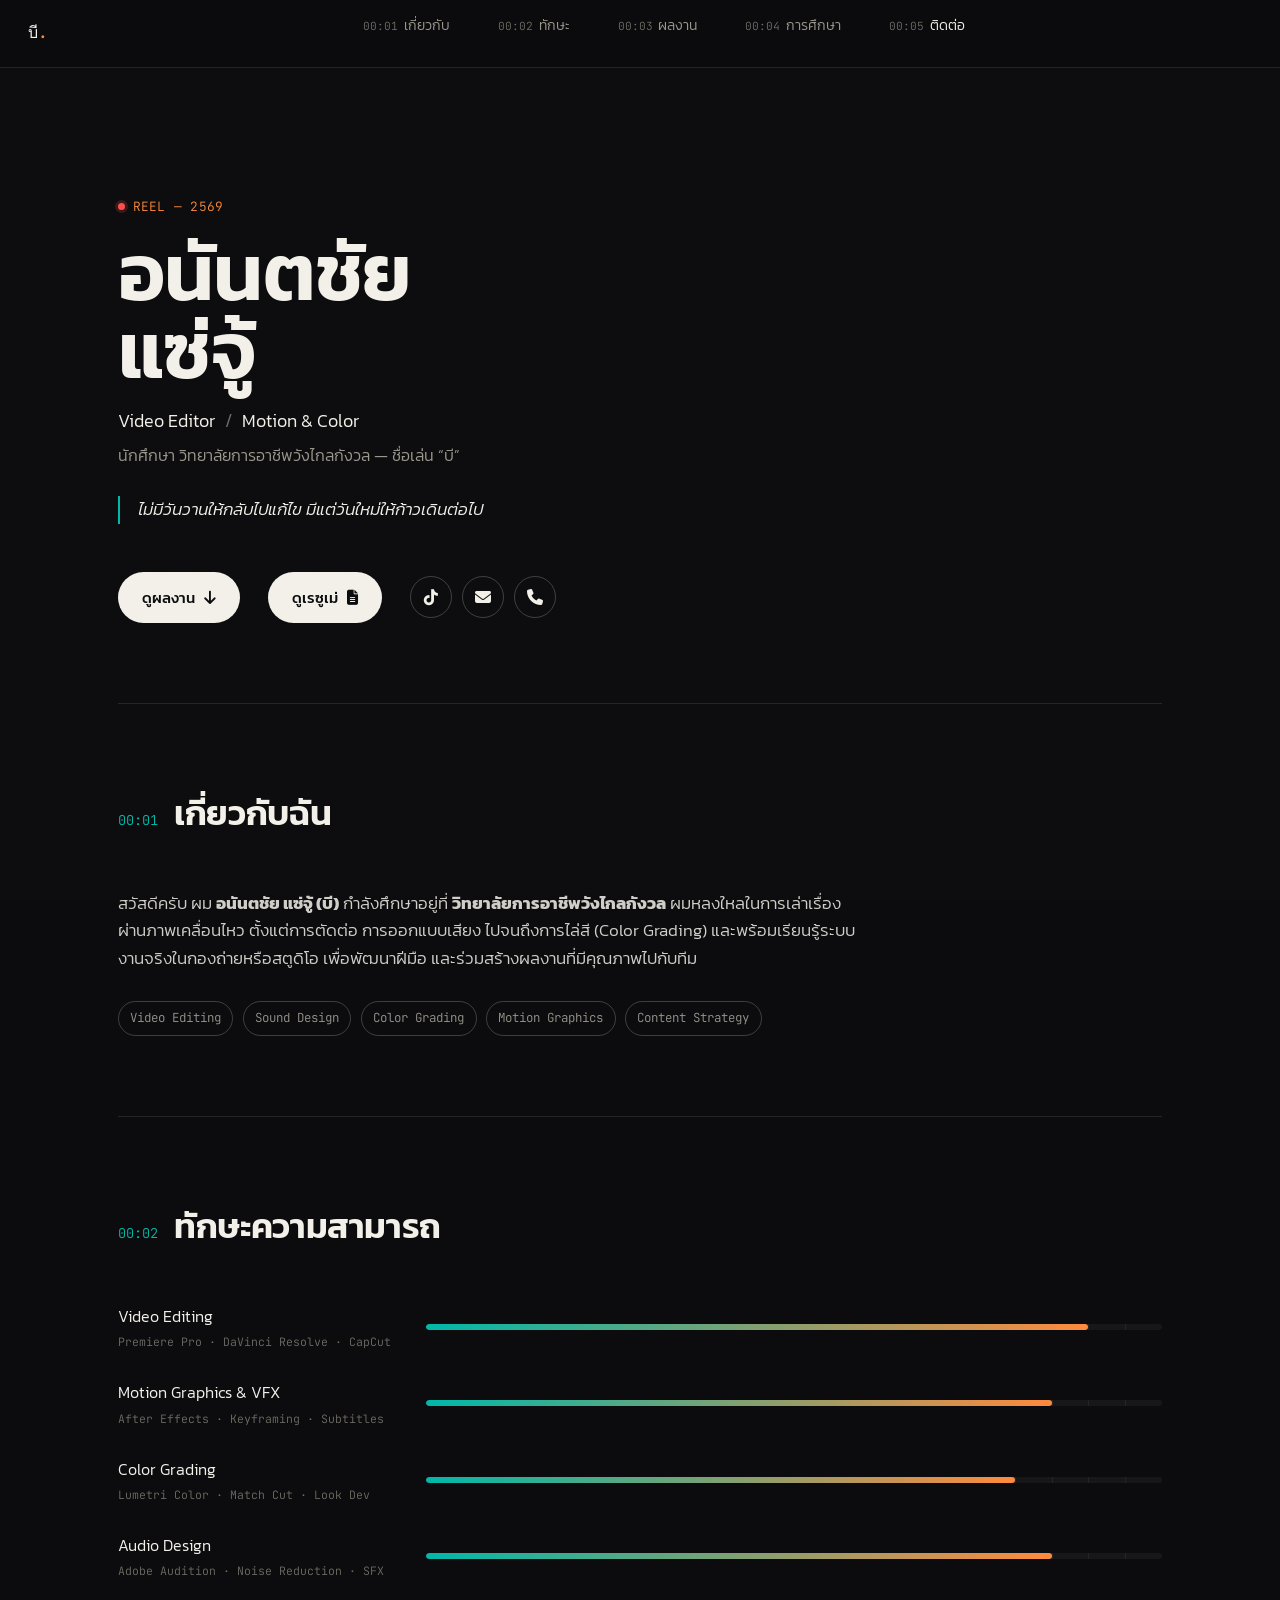
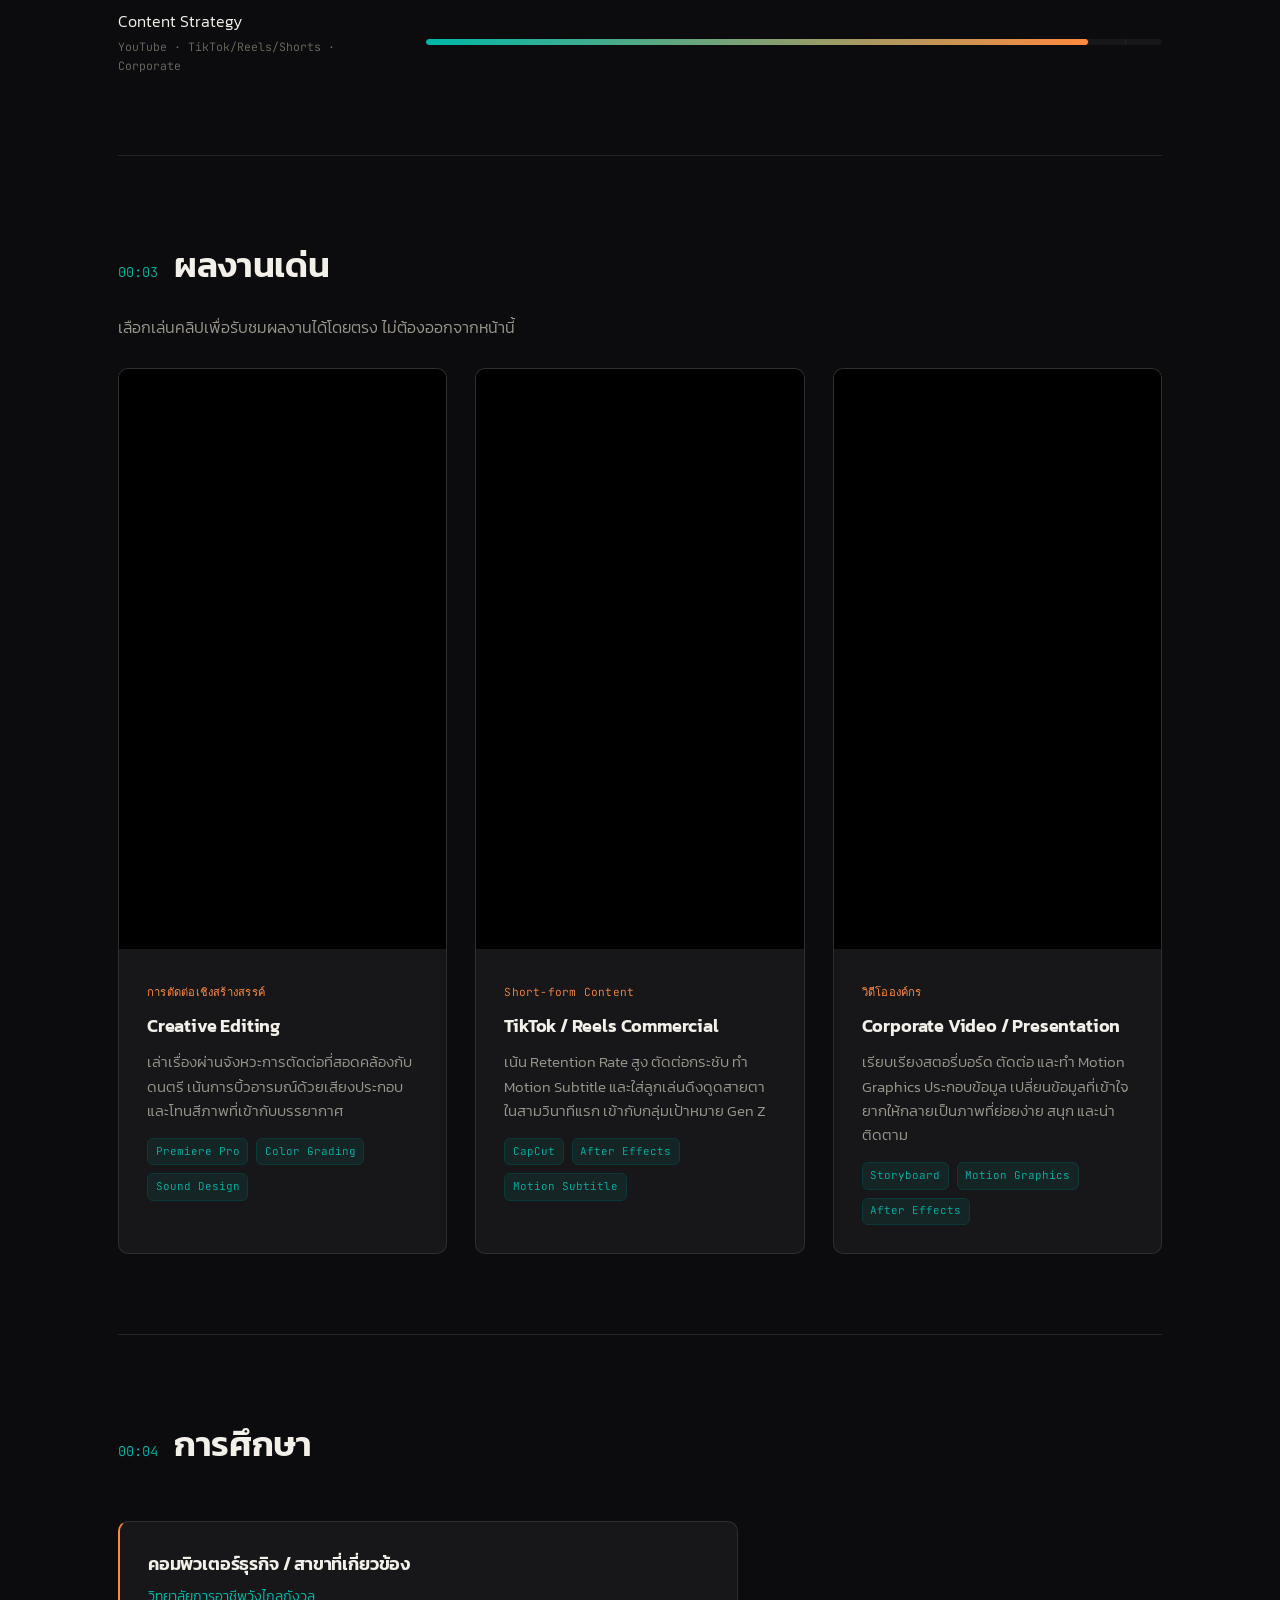
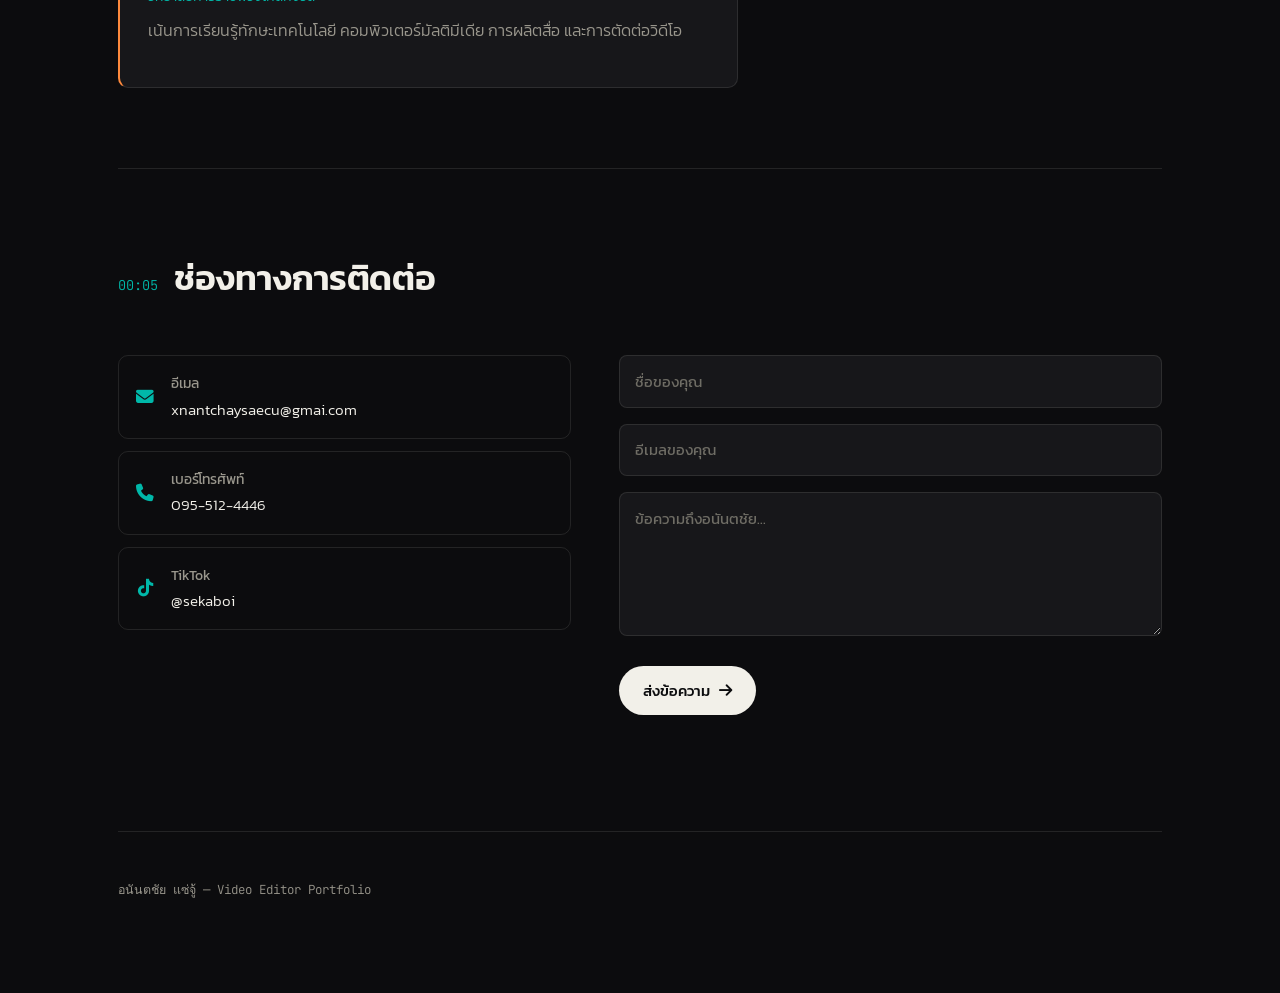
<file: index.html>
<!DOCTYPE html>
<html lang="th">

<head>
    <meta charset="UTF-8">
    <meta name="viewport" content="width=device-width, initial-scale=1.0">
    <title>อนันตชัย แซ่จู้ — Video Editor Portfolio</title>
    <meta name="description" content="พอร์ตโฟลิโอของอนันตชัย แซ่จู้ (บี) นักตัดต่อวิดีโอ นักศึกษาวิทยาลัยการอาชีพวังไกลกังวล">
    <link rel="preconnect" href="https://fonts.googleapis.com">
    <link rel="preconnect" href="https://fonts.gstatic.com" crossorigin>
    <link
        href="https://fonts.googleapis.com/css2?family=Kanit:ital,wght@0,200;0,300;0,400;0,500;0,600;0,700;1,300&family=JetBrains+Mono:wght@400;500&display=swap"
        rel="stylesheet">
    <link rel="stylesheet" href="https://cdnjs.cloudflare.com/ajax/libs/font-awesome/6.4.0/css/all.min.css">
    <link rel="stylesheet" href="style.css">
</head>

<body>

    <!-- แถบไทม์ไลน์นำทาง -->
    <nav class="scrubber" aria-label="เมนูหลัก">
        <a href="#top" class="scrubber-brand">บี<span>.</span></a>
        <div class="scrubber-track">
            <span class="scrubber-playhead" aria-hidden="true"></span>
            <a href="#about" class="scrubber-link" data-section="about"><span class="tc">00:01</span>เกี่ยวกับ</a>
            <a href="#skills" class="scrubber-link" data-section="skills"><span class="tc">00:02</span>ทักษะ</a>
            <a href="#projects" class="scrubber-link" data-section="projects"><span class="tc">00:03</span>ผลงาน</a>
            <a href="#education" class="scrubber-link" data-section="education"><span class="tc">00:04</span>การศึกษา</a>
            <a href="#contact" class="scrubber-link" data-section="contact"><span class="tc">00:05</span>ติดต่อ</a>
        </div>
    </nav>

    <div class="grain" aria-hidden="true"></div>

    <div class="container" id="top">

        <!-- ส่วนหัว (Hero) -->
        <header class="hero">
            <p class="hero-eyebrow reveal"><span class="rec-dot" aria-hidden="true"></span>REEL — 2569</p>
            <h1 class="reveal">อนันตชัย<br>แซ่จู้</h1>
            <p class="hero-role reveal">Video Editor <span class="divider">/</span> Motion &amp; Color</p>
            <p class="hero-sub reveal">นักศึกษา วิทยาลัยการอาชีพวังไกลกังวล — ชื่อเล่น &ldquo;บี&rdquo;</p>
            <blockquote class="hero-quote reveal">ไม่มีวันวานให้กลับไปแก้ไข มีแต่วันใหม่ให้ก้าวเดินต่อไป</blockquote>

            <div class="hero-links reveal">
                <a href="#projects" class="btn-primary">ดูผลงาน<i class="fas fa-arrow-down"></i></a>
                <a href="resume.html" class="btn-primary">ดูเรซูเม่<i class="fas fa-file-alt"></i></a>
                <div class="social-links">
                    <a href="https://www.tiktok.com/@sekaboi" target="_blank" rel="noopener" aria-label="TikTok"><i
                            class="fab fa-tiktok"></i></a>
                    <a href="mailto:xnantchaysaecu@gmai.com" aria-label="อีเมล"><i class="fas fa-envelope"></i></a>
                    <a href="tel:0955124446" aria-label="โทรศัพท์"><i class="fas fa-phone"></i></a>
                </div>
            </div>
        </header>

        <!-- เกี่ยวกับฉัน -->
        <section id="about" class="section about">
            <div class="section-head reveal">
                <span class="tc-label">00:01</span>
                <h2>เกี่ยวกับฉัน</h2>
            </div>
            <div class="about-body reveal">
                <p>สวัสดีครับ ผม <strong>อนันตชัย แซ่จู้ (บี)</strong> กำลังศึกษาอยู่ที่
                    <strong>วิทยาลัยการอาชีพวังไกลกังวล</strong> ผมหลงใหลในการเล่าเรื่องผ่านภาพเคลื่อนไหว
                    ตั้งแต่การตัดต่อ การออกแบบเสียง ไปจนถึงการไล่สี (Color Grading)
                    และพร้อมเรียนรู้ระบบงานจริงในกองถ่ายหรือสตูดิโอ เพื่อพัฒนาฝีมือ
                    และร่วมสร้างผลงานที่มีคุณภาพไปกับทีม
                </p>
                <div class="skills-preview">
                    <span class="skill-tag">Video Editing</span>
                    <span class="skill-tag">Sound Design</span>
                    <span class="skill-tag">Color Grading</span>
                    <span class="skill-tag">Motion Graphics</span>
                    <span class="skill-tag">Content Strategy</span>
                </div>
            </div>
        </section>

        <!-- ทักษะความสามารถ -->
        <section id="skills" class="section skills">
            <div class="section-head reveal">
                <span class="tc-label">00:02</span>
                <h2>ทักษะความสามารถ</h2>
            </div>
            <div class="skill-bars reveal">
                <div class="skill-bar">
                    <div class="skill-name">
                        <span>Video Editing</span>
                        <span class="skill-tools">Premiere Pro · DaVinci Resolve · CapCut</span>
                    </div>
                    <div class="meter" role="img" aria-label="ระดับความชำนาญ 90%">
                        <div class="meter-fill" style="--level:90%"></div>
                    </div>
                </div>
                <div class="skill-bar">
                    <div class="skill-name">
                        <span>Motion Graphics &amp; VFX</span>
                        <span class="skill-tools">After Effects · Keyframing · Subtitles</span>
                    </div>
                    <div class="meter" role="img" aria-label="ระดับความชำนาญ 85%">
                        <div class="meter-fill" style="--level:85%"></div>
                    </div>
                </div>
                <div class="skill-bar">
                    <div class="skill-name">
                        <span>Color Grading</span>
                        <span class="skill-tools">Lumetri Color · Match Cut · Look Dev</span>
                    </div>
                    <div class="meter" role="img" aria-label="ระดับความชำนาญ 80%">
                        <div class="meter-fill" style="--level:80%"></div>
                    </div>
                </div>
                <div class="skill-bar">
                    <div class="skill-name">
                        <span>Audio Design</span>
                        <span class="skill-tools">Adobe Audition · Noise Reduction · SFX</span>
                    </div>
                    <div class="meter" role="img" aria-label="ระดับความชำนาญ 85%">
                        <div class="meter-fill" style="--level:85%"></div>
                    </div>
                </div>
                <div class="skill-bar">
                    <div class="skill-name">
                        <span>Content Strategy</span>
                        <span class="skill-tools">YouTube · TikTok/Reels/Shorts · Corporate</span>
                    </div>
                    <div class="meter" role="img" aria-label="ระดับความชำนาญ 90%">
                        <div class="meter-fill" style="--level:90%"></div>
                    </div>
                </div>
            </div>
        </section>

        <!-- ผลงานเด่น -->
        <section id="projects" class="section projects">
            <div class="section-head reveal">
                <span class="tc-label">00:03</span>
                <h2>ผลงานเด่น</h2>
            </div>
            <p class="section-intro reveal">เลือกเล่นคลิปเพื่อรับชมผลงานได้โดยตรง ไม่ต้องออกจากหน้านี้</p>

            <div class="projects-grid reveal">
                <!-- ผลงานที่ 1 -->
                <article class="project-card">
                    <div class="project-media">
                        <blockquote class="tiktok-embed" cite="https://www.tiktok.com/@sekaboi/video/7528911559351995666"
                            data-video-id="7528911559351995666">
                            <section></section>
                        </blockquote>
                    </div>
                    <div class="project-content">
                        <span class="project-cat">การตัดต่อเชิงสร้างสรรค์</span>
                        <h3>Creative Editing</h3>
                        <p>เล่าเรื่องผ่านจังหวะการตัดต่อที่สอดคล้องกับดนตรี
                            เน้นการบิ้วอารมณ์ด้วยเสียงประกอบและโทนสีภาพที่เข้ากับบรรยากาศ</p>
                        <p class="tech-tags"><span>Premiere Pro</span><span>Color Grading</span><span>Sound
                                Design</span></p>
                    </div>
                </article>

                <!-- ผลงานที่ 2 -->
                <article class="project-card">
                    <div class="project-media">
                        <blockquote class="tiktok-embed" cite="https://www.tiktok.com/@sekaboi/video/7499544554207726866"
                            data-video-id="7499544554207726866">
                            <section></section>
                        </blockquote>
                    </div>
                    <div class="project-content">
                        <span class="project-cat">Short-form Content</span>
                        <h3>TikTok / Reels Commercial</h3>
                        <p>เน้น Retention Rate สูง ตัดต่อกระชับ ทำ Motion Subtitle
                            และใส่ลูกเล่นดึงดูดสายตาในสามวินาทีแรก เข้ากับกลุ่มเป้าหมาย Gen Z</p>
                        <p class="tech-tags"><span>CapCut</span><span>After Effects</span><span>Motion
                                Subtitle</span></p>
                    </div>
                </article>

                <!-- ผลงานที่ 3 -->
                <article class="project-card">
                    <div class="project-media">
                        <blockquote class="tiktok-embed" cite="https://www.tiktok.com/@sekaboi/video/7502691951725071634"
                            data-video-id="7502691951725071634">
                            <section></section>
                        </blockquote>
                    </div>
                    <div class="project-content">
                        <span class="project-cat">วิดีโอองค์กร</span>
                        <h3>Corporate Video / Presentation</h3>
                        <p>เรียบเรียงสตอรี่บอร์ด ตัดต่อ และทำ Motion Graphics ประกอบข้อมูล
                            เปลี่ยนข้อมูลที่เข้าใจยากให้กลายเป็นภาพที่ย่อยง่าย สนุก และน่าติดตาม</p>
                        <p class="tech-tags"><span>Storyboard</span><span>Motion Graphics</span><span>After
                                Effects</span></p>
                    </div>
                </article>
            </div>
        </section>

        <!-- การศึกษา -->
        <section id="education" class="section education">
            <div class="section-head reveal">
                <span class="tc-label">00:04</span>
                <h2>การศึกษา</h2>
            </div>
            <div class="education-items reveal">
                <div class="education-item">
                    <h3>คอมพิวเตอร์ธุรกิจ / สาขาที่เกี่ยวข้อง</h3>
                    <p class="institution">วิทยาลัยการอาชีพวังไกลกังวล</p>
                    <p>เน้นการเรียนรู้ทักษะเทคโนโลยี คอมพิวเตอร์มัลติมีเดีย การผลิตสื่อ และการตัดต่อวิดีโอ</p>
                </div>
            </div>
        </section>

        <!-- ติดต่อ -->
        <section id="contact" class="section contact">
            <div class="section-head reveal">
                <span class="tc-label">00:05</span>
                <h2>ช่องทางการติดต่อ</h2>
            </div>

            <div class="contact-grid reveal">
                <div class="contact-info">
                    <a class="contact-item" href="mailto:xnantchaysaecu@gmai.com">
                        <i class="fas fa-envelope"></i>
                        <div>
                            <h3>อีเมล</h3>
                            <p>xnantchaysaecu@gmai.com</p>
                        </div>
                    </a>
                    <a class="contact-item" href="tel:0955124446">
                        <i class="fas fa-phone"></i>
                        <div>
                            <h3>เบอร์โทรศัพท์</h3>
                            <p>095-512-4446</p>
                        </div>
                    </a>
                    <a class="contact-item" href="https://www.tiktok.com/@sekaboi" target="_blank" rel="noopener">
                        <i class="fab fa-tiktok"></i>
                        <div>
                            <h3>TikTok</h3>
                            <p>@sekaboi</p>
                        </div>
                    </a>
                </div>

                <form class="contact-form" id="contact-form">
                    <div class="form-group">
                        <input type="text" name="name" placeholder="ชื่อของคุณ" required>
                    </div>
                    <div class="form-group">
                        <input type="email" name="email" placeholder="อีเมลของคุณ" required>
                    </div>
                    <div class="form-group">
                        <textarea name="message" rows="5" placeholder="ข้อความถึงอนันตชัย..." required></textarea>
                    </div>
                    <button type="submit" class="btn-primary">ส่งข้อความ<i class="fas fa-arrow-right"></i></button>
                    <p class="form-note" id="form-note" role="status" aria-live="polite"></p>
                </form>
            </div>
        </section>

        <footer class="footer">
            <p>อนันตชัย แซ่จู้ — Video Editor Portfolio</p>
        </footer>
    </div>

    <script async src="https://www.tiktok.com/embed.js"></script>
    <script src="script.js"></script>
</body>

</html>
</file>
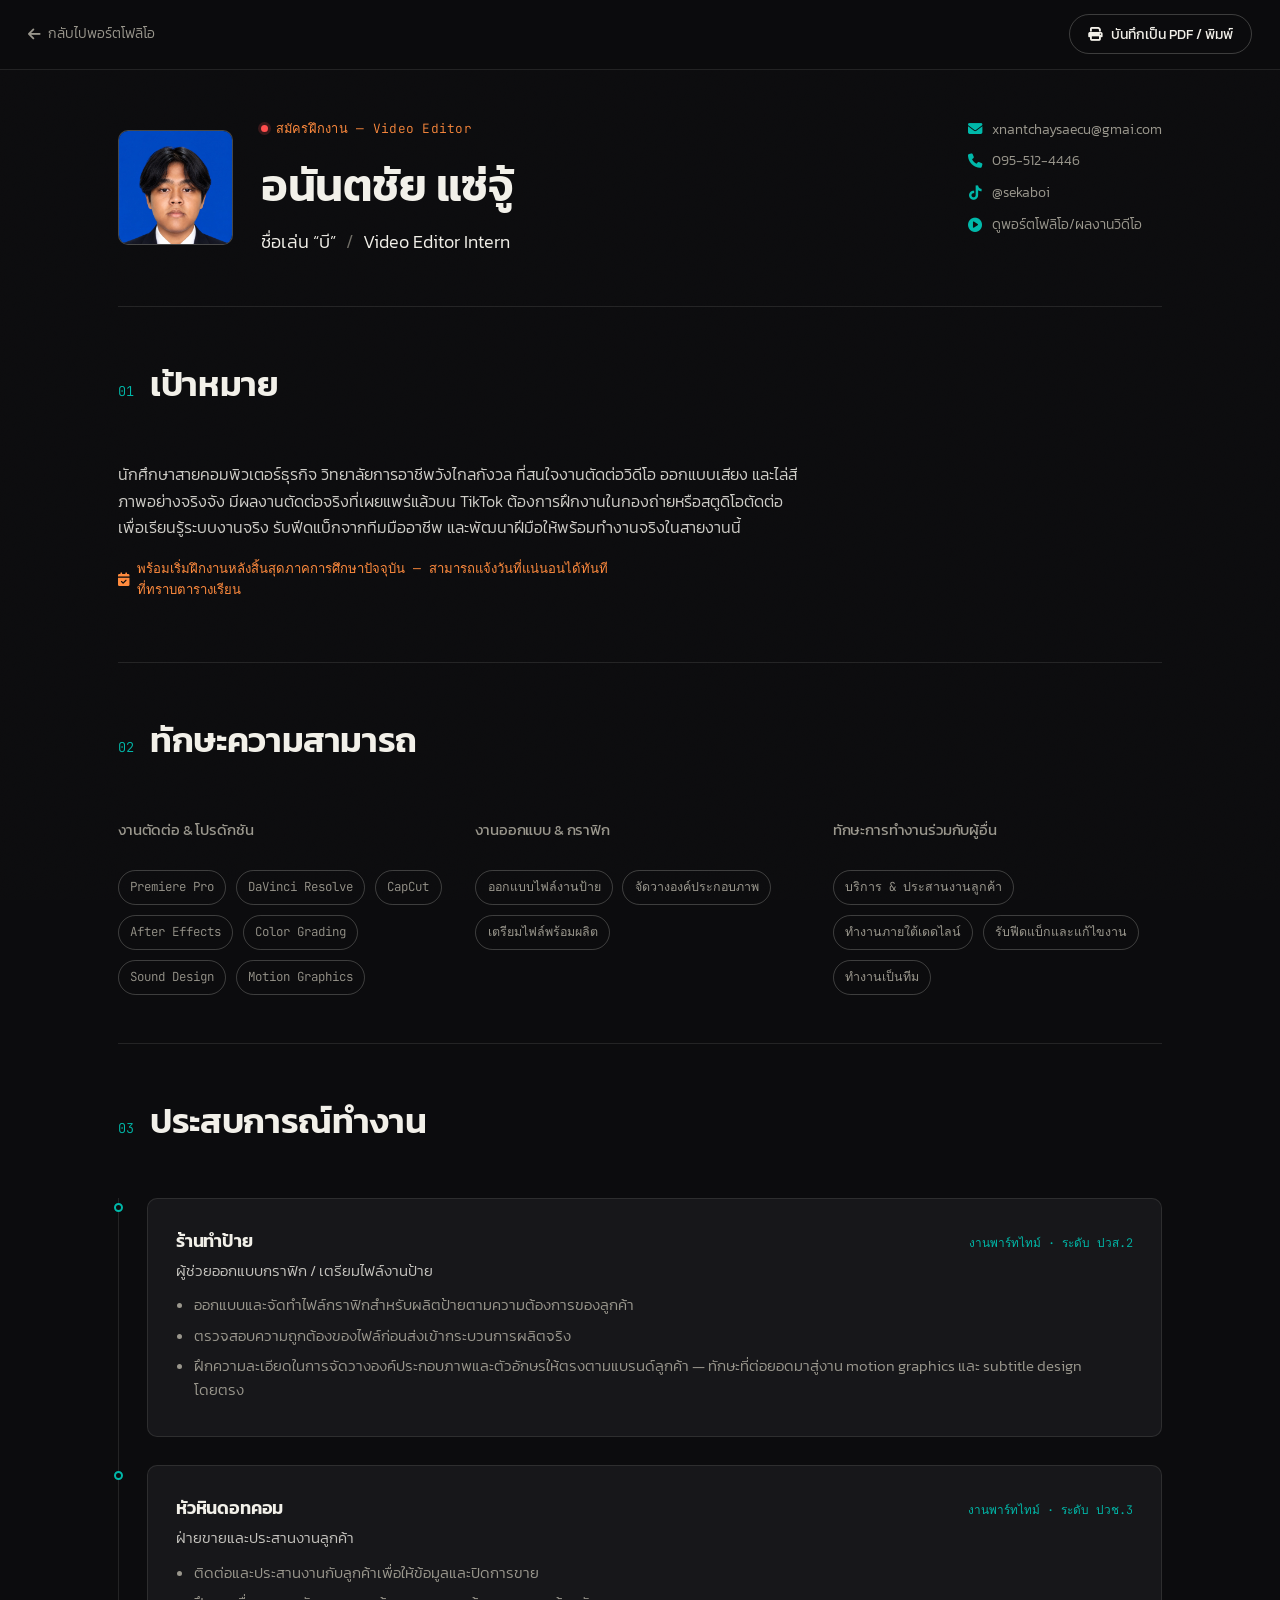
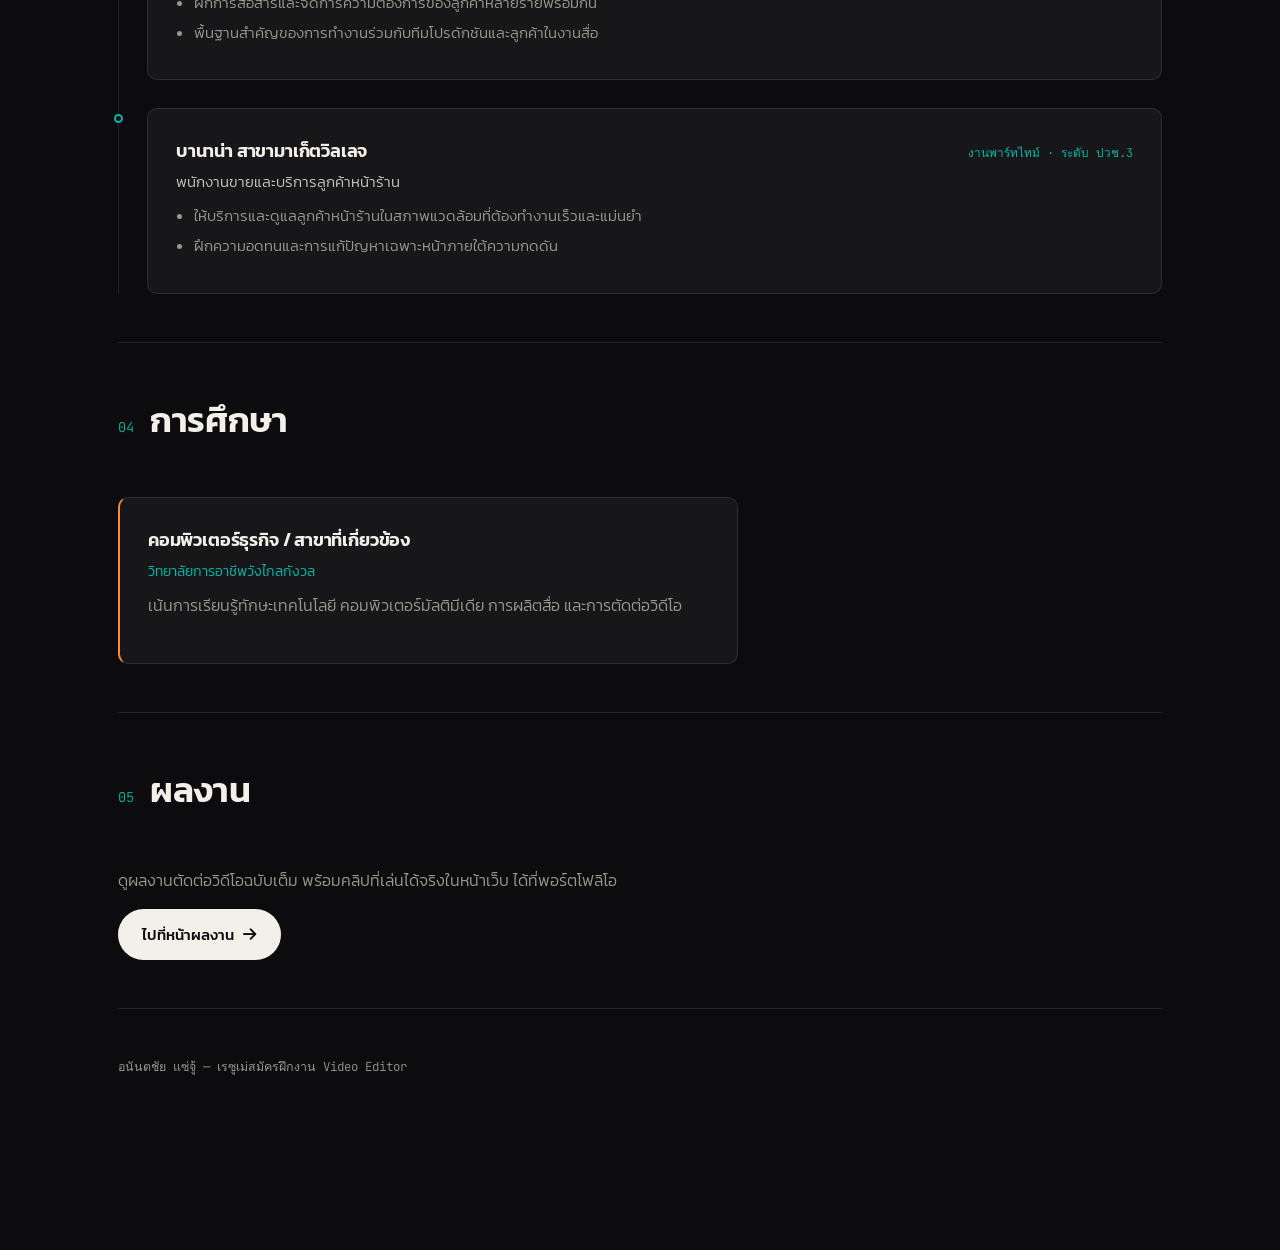
<file: resume.html>
<!DOCTYPE html>
<html lang="th">

<head>
    <meta charset="UTF-8">
    <meta name="viewport" content="width=device-width, initial-scale=1.0">
    <title>เรซูเม่ — อนันตชัย แซ่จู้ (บี) — สมัครฝึกงาน Video Editor</title>
    <meta name="description" content="เรซูเม่สมัครฝึกงานตำแหน่ง Video Editor ของอนันตชัย แซ่จู้">
    <link rel="preconnect" href="https://fonts.googleapis.com">
    <link rel="preconnect" href="https://fonts.gstatic.com" crossorigin>
    <link
        href="https://fonts.googleapis.com/css2?family=Kanit:ital,wght@0,200;0,300;0,400;0,500;0,600;0,700;1,300&family=JetBrains+Mono:wght@400;500&display=swap"
        rel="stylesheet">
    <link rel="stylesheet" href="https://cdnjs.cloudflare.com/ajax/libs/font-awesome/6.4.0/css/all.min.css">
    <link rel="stylesheet" href="style.css">
    <link rel="stylesheet" href="resume.css">
</head>

<body class="resume-page">

    <div class="grain" aria-hidden="true"></div>

    <div class="print-bar no-print">
        <a href="index.html" class="print-bar-link"><i class="fas fa-arrow-left"></i> กลับไปพอร์ตโฟลิโอ</a>
        <button class="print-bar-btn" onclick="window.print()"><i class="fas fa-print"></i> บันทึกเป็น PDF / พิมพ์</button>
    </div>

    <main class="container resume">

        <!-- หัวเรซูเม่ -->
        <header class="resume-header">
            <div class="resume-main-info">
                <div class="resume-avatar-frame">
                    <img src="profile.jpg" alt="รูปถ่าย อนันตชัย แซ่จู้" class="resume-avatar">
                </div>
                <div class="resume-title-group">
                    <p class="hero-eyebrow"><span class="rec-dot" aria-hidden="true"></span>สมัครฝึกงาน — Video Editor</p>
                    <h1>อนันตชัย แซ่จู้</h1>
                    <p class="hero-role">ชื่อเล่น &ldquo;บี&rdquo; <span class="divider">/</span> Video Editor Intern</p>
                </div>
            </div>
            <div class="resume-contact">
                <a href="mailto:xnantchaysaecu@gmai.com"><i class="fas fa-envelope"></i> xnantchaysaecu@gmai.com</a>
                <a href="tel:0955124446"><i class="fas fa-phone"></i> 095-512-4446</a>
                <a href="https://www.tiktok.com/@sekaboi" target="_blank" rel="noopener"><i class="fab fa-tiktok"></i> @sekaboi</a>
                <a href="index.html"><i class="fas fa-play-circle"></i> ดูพอร์ตโฟลิโอ/ผลงานวิดีโอ</a>
            </div>
        </header>

        <!-- เป้าหมาย -->
        <section class="resume-section">
            <div class="section-head">
                <span class="tc-label">01</span>
                <h2>เป้าหมาย</h2>
            </div>
            <p class="resume-lead">
                นักศึกษาสายคอมพิวเตอร์ธุรกิจ วิทยาลัยการอาชีพวังไกลกังวล ที่สนใจงานตัดต่อวิดีโอ ออกแบบเสียง
                และไล่สีภาพอย่างจริงจัง มีผลงานตัดต่อจริงที่เผยแพร่แล้วบน TikTok
                ต้องการฝึกงานในกองถ่ายหรือสตูดิโอตัดต่อ เพื่อเรียนรู้ระบบงานจริง รับฟีดแบ็กจากทีมมืออาชีพ
                และพัฒนาฝีมือให้พร้อมทำงานจริงในสายงานนี้
            </p>
            <p class="availability">
                <i class="fas fa-calendar-check"></i>
                พร้อมเริ่มฝึกงานหลังสิ้นสุดภาคการศึกษาปัจจุบัน — สามารถแจ้งวันที่แน่นอนได้ทันทีที่ทราบตารางเรียน
            </p>
        </section>

        <!-- ทักษะ -->
        <section class="resume-section">
            <div class="section-head">
                <span class="tc-label">02</span>
                <h2>ทักษะความสามารถ</h2>
            </div>
            <div class="resume-skills">
                <div class="resume-skill-group">
                    <h3>งานตัดต่อ &amp; โปรดักชัน</h3>
                    <div class="skills-preview">
                        <span class="skill-tag">Premiere Pro</span>
                        <span class="skill-tag">DaVinci Resolve</span>
                        <span class="skill-tag">CapCut</span>
                        <span class="skill-tag">After Effects</span>
                        <span class="skill-tag">Color Grading</span>
                        <span class="skill-tag">Sound Design</span>
                        <span class="skill-tag">Motion Graphics</span>
                    </div>
                </div>
                <div class="resume-skill-group">
                    <h3>งานออกแบบ &amp; กราฟิก</h3>
                    <div class="skills-preview">
                        <span class="skill-tag">ออกแบบไฟล์งานป้าย</span>
                        <span class="skill-tag">จัดวางองค์ประกอบภาพ</span>
                        <span class="skill-tag">เตรียมไฟล์พร้อมผลิต</span>
                    </div>
                </div>
                <div class="resume-skill-group">
                    <h3>ทักษะการทำงานร่วมกับผู้อื่น</h3>
                    <div class="skills-preview">
                        <span class="skill-tag">บริการ &amp; ประสานงานลูกค้า</span>
                        <span class="skill-tag">ทำงานภายใต้เดดไลน์</span>
                        <span class="skill-tag">รับฟีดแบ็กและแก้ไขงาน</span>
                        <span class="skill-tag">ทำงานเป็นทีม</span>
                    </div>
                </div>
            </div>
        </section>

        <!-- ประสบการณ์ทำงาน -->
        <section class="resume-section">
            <div class="section-head">
                <span class="tc-label">03</span>
                <h2>ประสบการณ์ทำงาน</h2>
            </div>

            <div class="timeline">
                <article class="timeline-item">
                    <div class="timeline-marker" aria-hidden="true"></div>
                    <div class="timeline-content">
                        <div class="timeline-top">
                            <h3>ร้านทำป้าย</h3>
                            <span class="timeline-period">งานพาร์ทไทม์ · ระดับ ปวส.2</span>
                        </div>
                        <p class="timeline-role">ผู้ช่วยออกแบบกราฟิก / เตรียมไฟล์งานป้าย</p>
                        <ul>
                            <li>ออกแบบและจัดทำไฟล์กราฟิกสำหรับผลิตป้ายตามความต้องการของลูกค้า</li>
                            <li>ตรวจสอบความถูกต้องของไฟล์ก่อนส่งเข้ากระบวนการผลิตจริง</li>
                            <li>ฝึกความละเอียดในการจัดวางองค์ประกอบภาพและตัวอักษรให้ตรงตามแบรนด์ลูกค้า —
                                ทักษะที่ต่อยอดมาสู่งาน motion graphics และ subtitle design โดยตรง</li>
                        </ul>
                    </div>
                </article>

                <article class="timeline-item">
                    <div class="timeline-marker" aria-hidden="true"></div>
                    <div class="timeline-content">
                        <div class="timeline-top">
                            <h3>หัวหินดอทคอม</h3>
                            <span class="timeline-period">งานพาร์ทไทม์ · ระดับ ปวช.3</span>
                        </div>
                        <p class="timeline-role">ฝ่ายขายและประสานงานลูกค้า</p>
                        <ul>
                            <li>ติดต่อและประสานงานกับลูกค้าเพื่อให้ข้อมูลและปิดการขาย</li>
                            <li>ฝึกการสื่อสารและจัดการความต้องการของลูกค้าหลายรายพร้อมกัน</li>
                            <li>พื้นฐานสำคัญของการทำงานร่วมกับทีมโปรดักชันและลูกค้าในงานสื่อ</li>
                        </ul>
                    </div>
                </article>

                <article class="timeline-item">
                    <div class="timeline-marker" aria-hidden="true"></div>
                    <div class="timeline-content">
                        <div class="timeline-top">
                            <h3>บานาน่า สาขามาเก็ตวิลเลจ</h3>
                            <span class="timeline-period">งานพาร์ทไทม์ · ระดับ ปวช.3</span>
                        </div>
                        <p class="timeline-role">พนักงานขายและบริการลูกค้าหน้าร้าน</p>
                        <ul>
                            <li>ให้บริการและดูแลลูกค้าหน้าร้านในสภาพแวดล้อมที่ต้องทำงานเร็วและแม่นยำ</li>
                            <li>ฝึกความอดทนและการแก้ปัญหาเฉพาะหน้าภายใต้ความกดดัน</li>
                        </ul>
                    </div>
                </article>
            </div>
        </section>

        <!-- การศึกษา -->
        <section class="resume-section">
            <div class="section-head">
                <span class="tc-label">04</span>
                <h2>การศึกษา</h2>
            </div>
            <div class="education-item">
                <h3>คอมพิวเตอร์ธุรกิจ / สาขาที่เกี่ยวข้อง</h3>
                <p class="institution">วิทยาลัยการอาชีพวังไกลกังวล</p>
                <p>เน้นการเรียนรู้ทักษะเทคโนโลยี คอมพิวเตอร์มัลติมีเดีย การผลิตสื่อ และการตัดต่อวิดีโอ</p>
            </div>
        </section>

        <!-- ผลงาน -->
        <section class="resume-section">
            <div class="section-head">
                <span class="tc-label">05</span>
                <h2>ผลงาน</h2>
            </div>
            <p>ดูผลงานตัดต่อวิดีโอฉบับเต็ม พร้อมคลิปที่เล่นได้จริงในหน้าเว็บ ได้ที่พอร์ตโฟลิโอ</p>
            <a href="index.html#projects" class="btn-primary no-print">ไปที่หน้าผลงาน<i class="fas fa-arrow-right"></i></a>
            <p class="print-only-link">index.html — @sekaboi บน TikTok</p>
        </section>

        <footer class="footer">
            <p>อนันตชัย แซ่จู้ — เรซูเม่สมัครฝึกงาน Video Editor</p>
        </footer>
    </main>

</body>

</html>
</file>
<file: style.css>
/* ==========================================================================
   Tokens
   ========================================================================== */
:root {
    --bg: #0c0c0e;
    --bg-raised: #17171a;
    --bg-raised-2: #1e1e22;
    --line: rgba(242, 240, 233, 0.10);
    --line-strong: rgba(242, 240, 233, 0.22);
    --fg: #f2f0e9;
    --muted: #9a978d;
    --muted-2: #6f6d65;

    --teal: #00b8a9;
    --teal-dim: #0a3a37;
    --amber: #ff8a3d;
    --amber-dim: #4a2c14;

    --grad: linear-gradient(90deg, var(--teal), var(--amber));

    --font-display: 'Kanit', sans-serif;
    --font-body: 'Kanit', sans-serif;
    --font-mono: 'JetBrains Mono', monospace;

    --max-w: 1100px;
    --space-1: 0.5rem;
    --space-2: 1rem;
    --space-3: 1.75rem;
    --space-4: 3rem;
    --space-5: 5rem;
    --space-6: 8rem;

    --radius: 10px;
    --ease: cubic-bezier(0.16, 1, 0.3, 1);
}

@media (prefers-reduced-motion: reduce) {
    * {
        animation-duration: 0.001ms !important;
        transition-duration: 0.001ms !important;
    }
}

* {
    box-sizing: border-box;
}

html {
    scroll-behavior: smooth;
    scroll-padding-top: 84px;
}

body {
    margin: 0;
    background: var(--bg);
    color: var(--fg);
    font-family: var(--font-body);
    font-weight: 300;
    line-height: 1.65;
    -webkit-font-smoothing: antialiased;
    overflow-x: hidden;
}

a {
    color: inherit;
}

h1, h2, h3 {
    font-family: var(--font-display);
    margin: 0;
    font-weight: 600;
    letter-spacing: -0.01em;
}

p {
    margin: 0 0 1em;
    color: var(--muted);
    max-width: 62ch;
}

.container {
    max-width: var(--max-w);
    margin: 0 auto;
    padding: 0 var(--space-3);
}

/* subtle film-grain overlay, purely decorative and static (no motion cost) */
.grain {
    position: fixed;
    inset: 0;
    pointer-events: none;
    z-index: 1;
    opacity: 0.035;
    mix-blend-mode: overlay;
    background-image: url("data:image/svg+xml,%3Csvg xmlns='http://www.w3.org/2000/svg' width='120' height='120'%3E%3Cfilter id='n'%3E%3CfeTurbulence type='fractalNoise' baseFrequency='0.9' numOctaves='2' stitchTiles='stitch'/%3E%3C/filter%3E%3Crect width='100%25' height='100%25' filter='url(%23n)'/%3E%3C/svg%3E");
}

/* ==========================================================================
   Scrubber nav (timeline-style navigation)
   ========================================================================== */
.scrubber {
    position: sticky;
    top: 0;
    z-index: 50;
    display: flex;
    align-items: center;
    gap: var(--space-3);
    padding: 0.9rem var(--space-3);
    background: rgba(12, 12, 14, 0.82);
    backdrop-filter: blur(10px);
    border-bottom: 1px solid var(--line);
}

.scrubber-brand {
    font-family: var(--font-mono);
    font-weight: 500;
    font-size: 1rem;
    text-decoration: none;
    color: var(--fg);
    flex: none;
}

.scrubber-brand span {
    color: var(--amber);
}

.scrubber-track {
    position: relative;
    display: flex;
    align-items: center;
    gap: var(--space-4);
    margin: 0 auto;
    overflow-x: auto;
    scrollbar-width: none;
    max-width: 100%;
}

.scrubber-track::before {
    content: "";
    position: absolute;
    left: 0;
    right: 0;
    bottom: -0.9rem;
    height: 1px;
    background: var(--line);
}

.scrubber-link {
    display: flex;
    align-items: baseline;
    gap: 0.4em;
    text-decoration: none;
    color: var(--muted);
    font-size: 0.9rem;
    white-space: nowrap;
    padding-bottom: 0.9rem;
    position: relative;
    transition: color 0.2s var(--ease);
}

.scrubber-link .tc {
    font-family: var(--font-mono);
    font-size: 0.7rem;
    color: var(--muted-2);
}

.scrubber-link:hover,
.scrubber-link.active {
    color: var(--fg);
}

.scrubber-playhead {
    position: absolute;
    bottom: -0.9rem;
    height: 2px;
    width: 40px;
    background: var(--grad);
    border-radius: 2px;
    transition: left 0.35s var(--ease), width 0.35s var(--ease);
    left: 0;
}

/* ==========================================================================
   Hero
   ========================================================================== */
.hero {
    padding: var(--space-6) 0 var(--space-5);
    max-width: 720px;
}

.hero-eyebrow {
    font-family: var(--font-mono);
    font-size: 0.8rem;
    color: var(--amber);
    display: flex;
    align-items: center;
    gap: 0.6em;
    margin-bottom: var(--space-2);
    letter-spacing: 0.02em;
}

.rec-dot {
    width: 7px;
    height: 7px;
    border-radius: 50%;
    background: #ff4d4d;
    box-shadow: 0 0 0 3px rgba(255, 77, 77, 0.18);
    animation: pulse 2.2s ease-in-out infinite;
}

@keyframes pulse {
    0%, 100% { opacity: 1; }
    50% { opacity: 0.35; }
}

.hero h1 {
    font-size: clamp(2.8rem, 8vw, 5rem);
    line-height: 0.98;
    margin-bottom: var(--space-2);
}

.hero-role {
    font-size: 1.15rem;
    color: var(--fg);
    margin-bottom: 0.3em;
}

.hero-role .divider {
    color: var(--muted-2);
    margin: 0 0.3em;
}

.hero-sub {
    color: var(--muted);
    margin-bottom: var(--space-3);
}

.hero-quote {
    margin: 0 0 var(--space-4);
    padding-left: 1.1em;
    border-left: 2px solid var(--teal);
    font-style: italic;
    color: var(--fg);
    font-size: 1.05rem;
    max-width: 46ch;
}

.hero-links {
    display: flex;
    align-items: center;
    gap: var(--space-3);
    flex-wrap: wrap;
}

.btn-primary {
    display: inline-flex;
    align-items: center;
    gap: 0.6em;
    background: var(--fg);
    color: var(--bg);
    text-decoration: none;
    font-family: var(--font-body);
    font-weight: 500;
    font-size: 0.95rem;
    padding: 0.85em 1.6em;
    border-radius: 999px;
    border: none;
    cursor: pointer;
    transition: transform 0.2s var(--ease), background 0.2s var(--ease);
}

.btn-primary:hover {
    background: var(--amber);
    transform: translateY(-2px);
}

.social-links {
    display: flex;
    gap: 0.6rem;
}

.social-links a {
    width: 42px;
    height: 42px;
    display: grid;
    place-items: center;
    border: 1px solid var(--line-strong);
    border-radius: 50%;
    text-decoration: none;
    color: var(--fg);
    transition: border-color 0.2s var(--ease), color 0.2s var(--ease);
}

.social-links a:hover {
    border-color: var(--teal);
    color: var(--teal);
}

/* ==========================================================================
   Sections (shared)
   ========================================================================== */
.section {
    padding: var(--space-5) 0;
    border-top: 1px solid var(--line);
}

.section-head {
    display: flex;
    align-items: baseline;
    gap: var(--space-2);
    margin-bottom: var(--space-4);
}

.tc-label {
    font-family: var(--font-mono);
    font-size: 0.85rem;
    color: var(--teal);
    flex: none;
}

.section-head h2 {
    font-size: clamp(1.6rem, 3.4vw, 2.2rem);
}

.section-intro {
    margin-top: -1.8rem;
    margin-bottom: var(--space-3);
}

/* ==========================================================================
   About
   ========================================================================== */
.about-body p {
    max-width: 68ch;
    color: var(--fg);
    opacity: 0.85;
    font-size: 1.05rem;
}

.skills-preview {
    display: flex;
    flex-wrap: wrap;
    gap: 0.6rem;
    margin-top: var(--space-3);
}

.skill-tag {
    font-family: var(--font-mono);
    font-size: 0.78rem;
    padding: 0.5em 0.9em;
    border: 1px solid var(--line-strong);
    border-radius: 999px;
    color: var(--muted);
}

/* ==========================================================================
   Skills — VU meter style
   ========================================================================== */
.skill-bars {
    display: flex;
    flex-direction: column;
    gap: var(--space-3);
}

.skill-bar {
    display: grid;
    grid-template-columns: minmax(0, 280px) 1fr;
    gap: var(--space-3);
    align-items: center;
}

.skill-name {
    display: flex;
    flex-direction: column;
}

.skill-name span:first-child {
    color: var(--fg);
    font-size: 1rem;
}

.skill-tools {
    font-family: var(--font-mono);
    font-size: 0.72rem;
    color: var(--muted-2);
    margin-top: 0.25em;
}

.meter {
    height: 6px;
    background: var(--bg-raised);
    border-radius: 999px;
    overflow: hidden;
    position: relative;
    background-image: repeating-linear-gradient(90deg, rgba(255,255,255,0.06) 0 1px, transparent 1px 5%);
}

.meter-fill {
    height: 100%;
    width: 0%;
    border-radius: 999px;
    background: var(--grad);
    transition: width 1.1s var(--ease);
}

.skill-bars.in-view .meter-fill {
    width: var(--level);
}

/* ==========================================================================
   Projects — embedded video cards
   ========================================================================== */
.projects-grid {
    display: grid;
    grid-template-columns: repeat(3, 1fr);
    gap: var(--space-3);
}

.project-card {
    background: var(--bg-raised);
    border: 1px solid var(--line);
    border-radius: var(--radius);
    overflow: hidden;
    display: flex;
    flex-direction: column;
}

.project-media {
    background: #000;
    display: flex;
    justify-content: center;
    min-height: 580px;
}

.project-media .tiktok-embed {
    margin: 0 !important;
    width: 100% !important;
}

.project-content {
    padding: var(--space-3);
}

.project-cat {
    font-family: var(--font-mono);
    font-size: 0.7rem;
    color: var(--amber);
    letter-spacing: 0.02em;
}

.project-content h3 {
    font-size: 1.15rem;
    margin: 0.4em 0 0.5em;
}

.project-content p {
    font-size: 0.92rem;
}

.tech-tags {
    display: flex;
    flex-wrap: wrap;
    gap: 0.5rem;
    margin: 0.6em 0 0;
}

.tech-tags span {
    font-family: var(--font-mono);
    font-size: 0.68rem;
    color: var(--teal);
    border: 1px solid var(--teal-dim);
    background: rgba(0, 184, 169, 0.08);
    padding: 0.35em 0.7em;
    border-radius: 6px;
}

/* ==========================================================================
   Education
   ========================================================================== */
.education-item {
    padding: var(--space-3);
    border: 1px solid var(--line);
    border-left: 2px solid var(--amber);
    border-radius: var(--radius);
    background: var(--bg-raised);
    max-width: 620px;
}

.education-item h3 {
    font-size: 1.1rem;
    margin-bottom: 0.3em;
}

.institution {
    color: var(--teal);
    font-size: 0.9rem;
    margin-bottom: 0.6em;
}

/* ==========================================================================
   Contact
   ========================================================================== */
.contact-grid {
    display: grid;
    grid-template-columns: 1fr 1.2fr;
    gap: var(--space-4);
}

.contact-info {
    display: flex;
    flex-direction: column;
    gap: 0.75rem;
}

.contact-item {
    display: flex;
    align-items: center;
    gap: var(--space-2);
    padding: var(--space-2);
    border: 1px solid var(--line);
    border-radius: var(--radius);
    text-decoration: none;
    color: var(--fg);
    transition: border-color 0.2s var(--ease), background 0.2s var(--ease);
}

.contact-item:hover {
    border-color: var(--teal);
    background: var(--bg-raised);
}

.contact-item i {
    width: 20px;
    text-align: center;
    color: var(--teal);
    font-size: 1.1rem;
}

.contact-item h3 {
    font-size: 0.85rem;
    color: var(--muted);
    font-weight: 400;
    margin-bottom: 0.15em;
}

.contact-item p {
    margin: 0;
    color: var(--fg);
    font-size: 0.95rem;
}

.contact-form {
    display: flex;
    flex-direction: column;
    gap: var(--space-2);
}

.form-group input,
.form-group textarea {
    width: 100%;
    background: var(--bg-raised);
    border: 1px solid var(--line);
    border-radius: 8px;
    padding: 0.9em 1em;
    color: var(--fg);
    font-family: var(--font-body);
    font-size: 0.95rem;
    resize: vertical;
    transition: border-color 0.2s var(--ease);
}

.form-group input:focus,
.form-group textarea:focus {
    outline: none;
    border-color: var(--teal);
}

.form-group input::placeholder,
.form-group textarea::placeholder {
    color: var(--muted-2);
}

.contact-form .btn-primary {
    align-self: flex-start;
    margin-top: 0.4rem;
}

.form-note {
    font-size: 0.85rem;
    color: var(--teal);
    min-height: 1em;
    margin: 0.4rem 0 0;
}

/* ==========================================================================
   Footer
   ========================================================================== */
.footer {
    padding: var(--space-4) 0 var(--space-5);
    border-top: 1px solid var(--line);
    color: var(--muted-2);
    font-family: var(--font-mono);
    font-size: 0.78rem;
}

/* ==========================================================================
   Focus visibility (accessibility)
   ========================================================================== */
a:focus-visible,
button:focus-visible,
input:focus-visible,
textarea:focus-visible {
    outline: 2px solid var(--teal);
    outline-offset: 2px;
}

/* ==========================================================================
   Scroll reveal
   ========================================================================== */
.reveal {
    opacity: 0;
    transform: translateY(16px);
    transition: opacity 0.7s var(--ease), transform 0.7s var(--ease);
}

.reveal.in-view {
    opacity: 1;
    transform: translateY(0);
}

/* ==========================================================================
   Responsive
   ========================================================================== */
@media (max-width: 860px) {
    .projects-grid {
        grid-template-columns: 1fr;
    }

    .skill-bar {
        grid-template-columns: 1fr;
        gap: 0.6rem;
    }

    .contact-grid {
        grid-template-columns: 1fr;
    }

    .scrubber-brand {
        display: none;
    }
}

@media (max-width: 520px) {
    .container {
        padding: 0 var(--space-2);
    }

    .hero {
        padding-top: var(--space-5);
    }

    .project-media {
        min-height: 520px;
    }
}
</file>
<file: resume.css>
/* ==========================================================================
   Print bar
   ========================================================================== */
.print-bar {
    position: sticky;
    top: 0;
    z-index: 50;
    display: flex;
    align-items: center;
    justify-content: space-between;
    gap: var(--space-2);
    padding: 0.9rem var(--space-3);
    background: rgba(12, 12, 14, 0.9);
    backdrop-filter: blur(10px);
    border-bottom: 1px solid var(--line);
}

.print-bar-link {
    text-decoration: none;
    color: var(--muted);
    font-size: 0.9rem;
    display: flex;
    align-items: center;
    gap: 0.5em;
    transition: color 0.2s var(--ease);
}

.print-bar-link:hover {
    color: var(--fg);
}

.print-bar-btn {
    display: inline-flex;
    align-items: center;
    gap: 0.6em;
    background: transparent;
    color: var(--fg);
    border: 1px solid var(--line-strong);
    border-radius: 999px;
    padding: 0.6em 1.3em;
    font-family: var(--font-body);
    font-size: 0.88rem;
    cursor: pointer;
    transition: border-color 0.2s var(--ease), color 0.2s var(--ease);
}

.print-bar-btn:hover {
    border-color: var(--teal);
    color: var(--teal);
}

/* ==========================================================================
   Resume header
   ========================================================================== */
.resume {
    padding-top: var(--space-4);
    padding-bottom: var(--space-5);
}

.resume-header {
    display: flex;
    justify-content: space-between;
    align-items: flex-start;
    flex-wrap: wrap;
    gap: var(--space-3);
    padding-bottom: var(--space-4);
    border-bottom: 1px solid var(--line);
    margin-bottom: var(--space-4);
}

.resume-main-info {
    display: flex;
    align-items: center;
    gap: var(--space-3);
}

.resume-avatar-frame {
    position: relative;
    flex-shrink: 0;
}

.resume-avatar {
    width: 115px;
    height: 115px;
    object-fit: cover;
    object-position: center top;
    border-radius: var(--radius);
    border: 1px solid var(--line-strong);
    background: var(--bg-raised);
    display: block;
    box-shadow: none;
    flex-shrink: 0;
}

.resume-title-group {
    display: flex;
    flex-direction: column;
    justify-content: center;
}

.resume-title-group .hero-eyebrow {
    margin-bottom: 0.35rem;
}

.resume-header h1 {
    font-size: clamp(2rem, 5vw, 2.8rem);
    margin: 0.1em 0;
}

.resume-title-group .hero-role {
    margin: 0;
}

.resume-contact {
    display: flex;
    flex-direction: column;
    gap: 0.5rem;
    align-items: flex-start;
}

.resume-contact a {
    text-decoration: none;
    color: var(--muted);
    font-size: 0.9rem;
    display: flex;
    align-items: center;
    gap: 0.6em;
    transition: color 0.2s var(--ease);
}

.resume-contact a:hover {
    color: var(--teal);
}

.resume-contact i {
    width: 16px;
    text-align: center;
    color: var(--teal);
}

/* ==========================================================================
   Sections
   ========================================================================== */
.resume-section {
    padding: var(--space-4) 0;
    border-top: 1px solid var(--line);
}

.resume-section:first-of-type {
    border-top: none;
    padding-top: 0;
}

.resume-lead {
    max-width: 68ch;
    color: var(--fg);
    opacity: 0.85;
    font-size: 1.02rem;
}

.availability {
    display: flex;
    align-items: center;
    gap: 0.6em;
    font-family: var(--font-mono);
    font-size: 0.82rem;
    color: var(--amber);
    margin-top: var(--space-2);
}

.resume-skills {
    display: grid;
    grid-template-columns: repeat(3, 1fr);
    gap: var(--space-3);
}

.resume-skill-group h3 {
    font-size: 0.95rem;
    color: var(--muted);
    font-weight: 400;
    margin-bottom: 0.7em;
}

/* ==========================================================================
   Work timeline
   ========================================================================== */
.timeline {
    position: relative;
    display: flex;
    flex-direction: column;
    gap: var(--space-3);
    padding-left: var(--space-3);
    border-left: 1px solid var(--line);
}

.timeline-item {
    position: relative;
}

.timeline-marker {
    position: absolute;
    left: calc(-1 * var(--space-3) - 5px);
    top: 0.35em;
    width: 9px;
    height: 9px;
    border-radius: 50%;
    background: var(--bg);
    border: 2px solid var(--teal);
}

.timeline-content {
    background: var(--bg-raised);
    border: 1px solid var(--line);
    border-radius: var(--radius);
    padding: var(--space-3);
}

.timeline-top {
    display: flex;
    justify-content: space-between;
    align-items: baseline;
    flex-wrap: wrap;
    gap: 0.5em;
    margin-bottom: 0.2em;
}

.timeline-top h3 {
    font-size: 1.1rem;
}

.timeline-period {
    font-family: var(--font-mono);
    font-size: 0.74rem;
    color: var(--teal);
    white-space: nowrap;
}

.timeline-role {
    color: var(--fg);
    opacity: 0.8;
    font-size: 0.92rem;
    margin: 0 0 0.7em;
}

.timeline-content ul {
    margin: 0;
    padding-left: 1.1em;
    color: var(--muted);
}

.timeline-content li {
    margin-bottom: 0.4em;
    font-size: 0.92rem;
}

.print-only-link {
    display: none;
}

/* ==========================================================================
   Responsive
   ========================================================================== */
@media (max-width: 720px) {
    .resume-skills {
        grid-template-columns: 1fr;
    }

    .resume-header {
        flex-direction: column;
    }

    .resume-contact {
        align-items: flex-start;
    }

    .resume-main-info {
        gap: var(--space-2);
    }
}

@media (max-width: 520px) {
    .resume-main-info {
        gap: var(--space-2);
    }

    .resume-avatar {
        width: 105px;
        height: 105px;
    }
}

/* ==========================================================================
   Print / Save as PDF
   ========================================================================== */
@media print {
    .no-print,
    .grain,
    .print-bar {
        display: none !important;
    }

    .resume-avatar {
        width: 100px !important;
        height: 100px !important;
        border: 1px solid #ccc !important;
        border-radius: var(--radius) !important;
        box-shadow: none !important;
        -webkit-print-color-adjust: exact !important;
        print-color-adjust: exact !important;
    }

    body,
    .resume-page {
        background: #fff !important;
        color: #111 !important;
    }

    .resume-header,
    .resume-section {
        border-color: #ddd !important;
    }

    h1, h2, h3 {
        color: #111 !important;
    }

    p, li, .resume-lead, .timeline-role {
        color: #333 !important;
    }

    .tc-label {
        color: #007a70 !important;
    }

    .skill-tag,
    .timeline-content,
    .education-item {
        background: #f7f7f5 !important;
        border-color: #ddd !important;
        color: #333 !important;
    }

    .availability {
        color: #b25a1f !important;
    }

    .resume-contact a,
    a {
        color: #111 !important;
    }

    .print-only-link {
        display: block;
        font-family: var(--font-mono);
        font-size: 0.8rem;
        color: #555 !important;
        margin-top: 0.5em;
    }

    .resume {
        padding: 0;
    }

    a[href]::after {
        content: "";
    }
}
</file>
